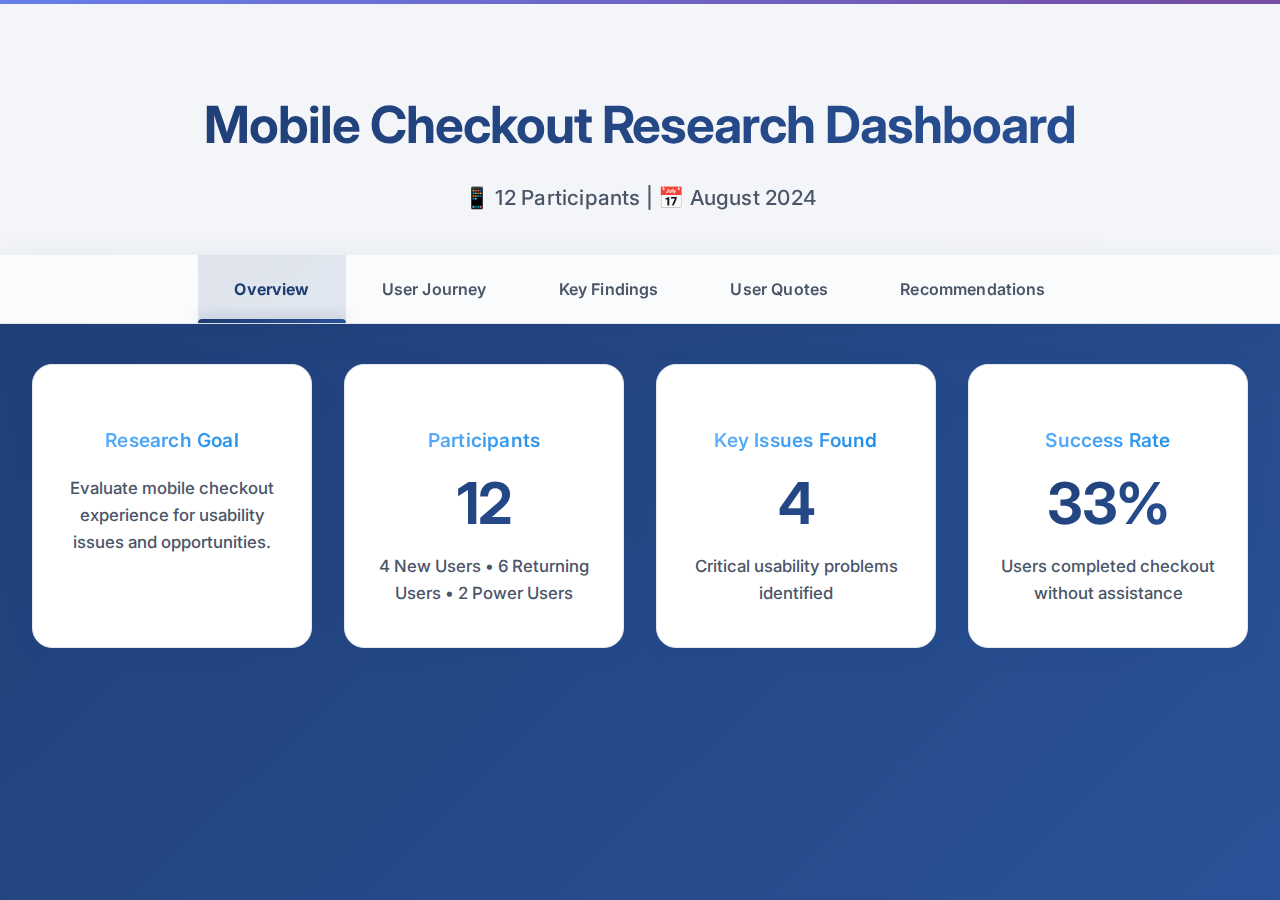
<file: clean-starter-template/index.html>
<!DOCTYPE html>
<html lang="en">
<head>
    <meta charset="UTF-8">
    <meta name="viewport" content="width=device-width, initial-scale=1.0">
    <title>Mobile Checkout Research Dashboard</title>
    <link rel="stylesheet" href="styles.css">
</head>
<body>
    <header>
        <h1>Mobile Checkout Research Dashboard</h1>
        <p>📱 12 Participants | 📅 August 2024</p>
    </header>

    <nav class="tab-navigation">
        <button class="tab-btn active" onclick="showTab('overview')">Overview</button>
        <button class="tab-btn" onclick="showTab('journey')">User Journey</button>
        <button class="tab-btn" onclick="showTab('findings')">Key Findings</button>
        <button class="tab-btn" onclick="showTab('quotes')">User Quotes</button>
        <button class="tab-btn" onclick="showTab('recommendations')">Recommendations</button>
    </nav>

    <main>
        <!-- Overview Tab -->
        <section id="overview" class="tab-content active">
            <div class="overview-grid">
                <div class="stat-card">
                    <h3>Research Goal</h3>
                    <p>Evaluate mobile checkout experience for usability issues and opportunities.</p>
                </div>
                <div class="stat-card">
                    <h3>Participants</h3>
                    <div class="stat-number">12</div>
                    <p>4 New Users • 6 Returning Users • 2 Power Users</p>
                </div>
                <div class="stat-card">
                    <h3>Key Issues Found</h3>
                    <div class="stat-number">4</div>
                    <p>Critical usability problems identified</p>
                </div>
                <div class="stat-card">
                    <h3>Success Rate</h3>
                    <div class="stat-number">33%</div>
                    <p>Users completed checkout without assistance</p>
                </div>
            </div>
        </section>

        <!-- User Journey Tab -->
        <section id="journey" class="tab-content">
            <div class="journey-container">
                <h2>Mobile Checkout Journey</h2>
                <div class="journey-steps">
                    <div class="step success-step">
                        <div class="step-number">1</div>
                        <div class="step-content">
                            <h4>Cart Review</h4>
                            <p class="success-rate">✅ 92% Success Rate</p>
                            <p>Users easily navigate to checkout from cart</p>
                            <div class="step-tooltip">
                                <div class="tooltip-content">
                                    <strong>What worked well:</strong><br>
                                    • Clear "Checkout" button placement<br>
                                    • Intuitive cart summary layout<br>
                                    • Quick item quantity adjustments
                                </div>
                            </div>
                        </div>
                    </div>
                    <div class="step error-step clickable-pain-point" data-pain-point="payment">
                        <div class="step-number">2</div>
                        <div class="step-content">
                            <h4>Payment Selection <span class="clickable-indicator">💡</span></h4>
                            <p class="error-rate">❌ 67% Error Rate</p>
                            <p>Major confusion with payment method options</p>
                            <div class="step-tooltip">
                                <div class="tooltip-content">
                                    <strong>Click for detailed analysis</strong><br>
                                    8 out of 12 users struggled with payment selection
                                </div>
                            </div>
                        </div>
                    </div>
                    <div class="step error-step clickable-pain-point" data-pain-point="review">
                        <div class="step-number">3</div>
                        <div class="step-content">
                            <h4>Order Review <span class="clickable-indicator">💡</span></h4>
                            <p class="error-rate">❌ 83% Error Rate</p>
                            <p>Users want visual confirmation of items</p>
                            <div class="step-tooltip">
                                <div class="tooltip-content">
                                    <strong>Click for detailed analysis</strong><br>
                                    10 out of 12 users wanted visual confirmation
                                </div>
                            </div>
                        </div>
                    </div>
                    <div class="step error-step clickable-pain-point" data-pain-point="address">
                        <div class="step-number">4</div>
                        <div class="step-content">
                            <h4>Address Management <span class="clickable-indicator">💡</span></h4>
                            <p class="error-rate">❌ 42% Error Rate</p>
                            <p>Difficulty finding address edit options</p>
                            <div class="step-tooltip">
                                <div class="tooltip-content">
                                    <strong>Click for detailed analysis</strong><br>
                                    5 out of 12 users couldn't find address options
                                </div>
                            </div>
                        </div>
                    </div>
                    <div class="step error-step clickable-pain-point" data-pain-point="confirmation">
                        <div class="step-number">5</div>
                        <div class="step-content">
                            <h4>Order Confirmation <span class="clickable-indicator">💡</span></h4>
                            <p class="error-rate">❌ 58% Error Rate</p>
                            <p>Unclear loading states and feedback</p>
                            <div class="step-tooltip">
                                <div class="tooltip-content">
                                    <strong>Click for detailed analysis</strong><br>
                                    7 out of 12 users experienced uncertainty
                                </div>
                            </div>
                        </div>
                    </div>
                </div>
            </div>
        </section>

        <!-- Key Findings Tab -->
        <section id="findings" class="tab-content">
            <h2>Key Findings</h2>
            <div class="findings-grid">
                <div class="finding-card critical">
                    <div class="finding-header">
                        <h3>Payment Method Selection Confusion</h3>
                        <span class="severity">Critical</span>
                    </div>
                    <div class="finding-stats">
                        <span class="stat">8 out of 12 users struggled</span>
                        <span class="percentage">67%</span>
                    </div>
                    <p>Users couldn't distinguish between saved and new payment methods</p>
                </div>
                <div class="finding-card high">
                    <div class="finding-header">
                        <h3>Order Review Lacks Visual Context</h3>
                        <span class="severity">High</span>
                    </div>
                    <div class="finding-stats">
                        <span class="stat">10 out of 12 users wanted confirmation</span>
                        <span class="percentage">83%</span>
                    </div>
                    <p>Text-only order summary made users uncertain about purchases</p>
                </div>
                <div class="finding-card medium">
                    <div class="finding-header">
                        <h3>Hidden Shipping Address Edit</h3>
                        <span class="severity">Medium</span>
                    </div>
                    <div class="finding-stats">
                        <span class="stat">5 out of 12 users couldn't find options</span>
                        <span class="percentage">42%</span>
                    </div>
                    <p>Address editing functionality not discoverable enough</p>
                </div>
                <div class="finding-card high">
                    <div class="finding-header">
                        <h3>Unclear Order Confirmation</h3>
                        <span class="severity">High</span>
                    </div>
                    <div class="finding-stats">
                        <span class="stat">7 out of 12 users uncertain</span>
                        <span class="percentage">58%</span>
                    </div>
                    <p>Loading states and success feedback need improvement</p>
                </div>
            </div>
        </section>

        <!-- User Quotes Tab -->
        <section id="quotes" class="tab-content">
            <div class="quotes-header">
                <h2>User Quotes</h2>
                <div class="filter-buttons">
                    <button class="filter-btn active" onclick="filterQuotes('all')">All Users</button>
                    <button class="filter-btn" onclick="filterQuotes('new')">New Users</button>
                    <button class="filter-btn" onclick="filterQuotes('returning')">Returning Users</button>
                    <button class="filter-btn" onclick="filterQuotes('power')">Power Users</button>
                </div>
            </div>
            <div class="quotes-container">
                <div class="quote-card" data-user-type="new">
                    <blockquote>"I couldn't figure out if my card was already saved or if I needed to enter it again. The buttons looked the same."</blockquote>
                    <div class="quote-attribution">
                        <span class="participant">P01</span>
                        <span class="user-type new-user">New User</span>
                    </div>
                </div>
                <div class="quote-card" data-user-type="returning">
                    <blockquote>"I moved last month but couldn't find where to change my address. I almost gave up and didn't buy anything."</blockquote>
                    <div class="quote-attribution">
                        <span class="participant">P02</span>
                        <span class="user-type returning-user">Returning User</span>
                    </div>
                </div>
                <div class="quote-card" data-user-type="new">
                    <blockquote>"Wait, what am I actually buying? I can see the price but where are the product images?"</blockquote>
                    <div class="quote-attribution">
                        <span class="participant">P03</span>
                        <span class="user-type new-user">New User</span>
                    </div>
                </div>
                <div class="quote-card" data-user-type="power">
                    <blockquote>"I pressed 'Complete Order' but nothing happened for like 10 seconds. Did it work? Should I press it again?"</blockquote>
                    <div class="quote-attribution">
                        <span class="participant">P04</span>
                        <span class="user-type power-user">Power User</span>
                    </div>
                </div>
                <div class="quote-card" data-user-type="new">
                    <blockquote>"There were like 4 different payment buttons and I wasn't sure which one to use. Very confusing."</blockquote>
                    <div class="quote-attribution">
                        <span class="participant">P05</span>
                        <span class="user-type new-user">New User</span>
                    </div>
                </div>
                <div class="quote-card" data-user-type="returning">
                    <blockquote>"I wanted to double-check what I was ordering but the summary was just text. Show me pictures!"</blockquote>
                    <div class="quote-attribution">
                        <span class="participant">P06</span>
                        <span class="user-type returning-user">Returning User</span>
                    </div>
                </div>
            </div>
        </section>

        <!-- Recommendations Tab -->
        <section id="recommendations" class="tab-content">
            <h2>Recommendations</h2>
            <div class="recommendations-container">
                <div class="recommendation-card priority-high">
                    <div class="recommendation-header">
                        <h3>1. Redesign Payment Method Selection</h3>
                        <span class="priority">High Priority</span>
                    </div>
                    <p>Create clear visual distinction between payment options with better labeling and iconography</p>
                    <div class="implementation">
                        <strong>Implementation:</strong>
                        <ul>
                            <li>Add distinct icons for saved vs new payment methods</li>
                            <li>Use different button styles and colors</li>
                            <li>Include clear labels like "Use saved card" vs "Add new card"</li>
                        </ul>
                    </div>
                </div>
                <div class="recommendation-card priority-high">
                    <div class="recommendation-header">
                        <h3>2. Add Visual Order Review</h3>
                        <span class="priority">High Priority</span>
                    </div>
                    <p>Include product thumbnails and descriptions in final summary to increase user confidence</p>
                    <div class="implementation">
                        <strong>Implementation:</strong>
                        <ul>
                            <li>Display product images in order summary</li>
                            <li>Show key product details (size, color, quantity)</li>
                            <li>Add ability to quick-edit quantities from review screen</li>
                        </ul>
                    </div>
                </div>
                <div class="recommendation-card priority-medium">
                    <div class="recommendation-header">
                        <h3>3. Implement Loading States</h3>
                        <span class="priority">Medium Priority</span>
                    </div>
                    <p>Show clear progress indicators during order processing to reduce user anxiety</p>
                    <div class="implementation">
                        <strong>Implementation:</strong>
                        <ul>
                            <li>Add spinner and "Processing order..." text</li>
                            <li>Disable submit button after first click</li>
                            <li>Show clear success confirmation with order number</li>
                        </ul>
                    </div>
                </div>
                <div class="recommendation-card priority-medium">
                    <div class="recommendation-header">
                        <h3>4. Improve Address Management</h3>
                        <span class="priority">Medium Priority</span>
                    </div>
                    <p>Make shipping address editing more discoverable and accessible</p>
                    <div class="implementation">
                        <strong>Implementation:</strong>
                        <ul>
                            <li>Add "Edit" link next to current shipping address</li>
                            <li>Use progressive disclosure for address forms</li>
                            <li>Provide address validation and suggestions</li>
                        </ul>
                    </div>
                </div>
            </div>
        </section>
    </main>

    <!-- Pain Point Modal -->
    <div id="painPointModal" class="modal">
        <div class="modal-content">
            <div class="modal-header">
                <h3 id="modalTitle">Pain Point Analysis</h3>
                <span class="close-btn" onclick="closeModal()">&times;</span>
            </div>
            <div class="modal-body">
                <div id="modalContent">
                    <!-- Dynamic content will be inserted here -->
                </div>
            </div>
        </div>
    </div>

    <script>
        // Enhanced tab switching with smooth transitions
        function showTab(tabName) {
            // Hide all tab contents with fade out
            const tabContents = document.querySelectorAll('.tab-content');
            tabContents.forEach(content => {
                if (content.classList.contains('active')) {
                    content.classList.add('fade-out');
                    setTimeout(() => {
                        content.classList.remove('active', 'fade-out');
                    }, 200);
                }
            });

            // Remove active class from all tab buttons
            const tabButtons = document.querySelectorAll('.tab-btn');
            tabButtons.forEach(btn => {
                btn.classList.remove('active');
            });

            // Show selected tab content with fade in
            setTimeout(() => {
                document.getElementById(tabName).classList.add('active', 'fade-in');
                setTimeout(() => {
                    document.getElementById(tabName).classList.remove('fade-in');
                }, 500);
            }, 200);

            // Add active class to clicked tab button
            event.target.classList.add('active');
        }

        // Enhanced quote filtering with smooth animations
        function filterQuotes(userType) {
            const quotes = document.querySelectorAll('.quote-card');
            const filterButtons = document.querySelectorAll('.filter-btn');

            // Update active filter button
            filterButtons.forEach(btn => btn.classList.remove('active'));
            event.target.classList.add('active');

            // Animate quotes out first
            quotes.forEach((quote, index) => {
                quote.classList.add('filtering-out');
                setTimeout(() => {
                    if (userType === 'all' || quote.dataset.userType === userType) {
                        quote.style.display = 'block';
                        quote.classList.remove('filtering-out');
                        quote.classList.add('filtering-in');
                        setTimeout(() => {
                            quote.classList.remove('filtering-in');
                        }, 400 + (index * 50)); // Staggered animation
                    } else {
                        quote.style.display = 'none';
                        quote.classList.remove('filtering-out');
                    }
                }, 150);
            });
        }

        // Pain point modal functionality
        const painPointData = {
            payment: {
                title: "Payment Method Selection Confusion",
                severity: "Critical",
                impact: "67% Error Rate (8/12 users)",
                description: "Users struggled to distinguish between saved and new payment methods, leading to confusion and checkout abandonment.",
                keyIssues: [
                    "Identical visual styling between 'Use saved card' and 'Add new card' buttons",
                    "Unclear indication of which payment methods are already saved",
                    "Missing visual hierarchy in payment option presentation",
                    "No clear feedback when payment method is successfully selected"
                ],
                userQuotes: [
                    "I couldn't figure out if my card was already saved or if I needed to enter it again. The buttons looked the same.",
                    "There were like 4 different payment buttons and I wasn't sure which one to use. Very confusing."
                ],
                solutions: [
                    "Add distinct icons and colors for saved vs. new payment methods",
                    "Include clear labels like 'Use saved card ending in ****' vs 'Add new payment method'",
                    "Implement visual feedback when payment method is selected",
                    "Create better visual hierarchy with card-based layouts"
                ]
            },
            review: {
                title: "Order Review Lacks Visual Context",
                severity: "High",
                impact: "83% Error Rate (10/12 users)",
                description: "Users wanted visual confirmation of their items before completing purchase, but only text-based summaries were provided.",
                keyIssues: [
                    "No product images in final order review",
                    "Text-only item descriptions lack clarity",
                    "Missing key product details (size, color, quantity)",
                    "No way to quickly modify order from review screen"
                ],
                userQuotes: [
                    "Wait, what am I actually buying? I can see the price but where are the product images?",
                    "I wanted to double-check what I was ordering but the summary was just text. Show me pictures!"
                ],
                solutions: [
                    "Add product thumbnails to order review section",
                    "Include key product attributes in visual format",
                    "Enable quick quantity edits from review screen",
                    "Show total savings and discounts visually"
                ]
            },
            address: {
                title: "Hidden Shipping Address Edit",
                severity: "Medium",
                impact: "42% Error Rate (5/12 users)",
                description: "Users who needed to update their shipping address couldn't easily find the edit functionality.",
                keyIssues: [
                    "Address edit button not prominently displayed",
                    "Edit functionality hidden in dropdown menus",
                    "No clear indication that address can be changed",
                    "Complex multi-step address editing process"
                ],
                userQuotes: [
                    "I moved last month but couldn't find where to change my address. I almost gave up and didn't buy anything."
                ],
                solutions: [
                    "Add prominent 'Edit' link next to shipping address",
                    "Use inline editing for address changes",
                    "Provide address validation and auto-suggestions",
                    "Show multiple saved addresses if available"
                ]
            },
            confirmation: {
                title: "Unclear Order Confirmation",
                severity: "High",
                impact: "58% Error Rate (7/12 users)",
                description: "Users experienced anxiety and uncertainty during order processing due to poor loading states and feedback.",
                keyIssues: [
                    "No loading indicators during order processing",
                    "Submit button remains clickable after first press",
                    "Unclear success confirmation messaging",
                    "Long processing times without status updates"
                ],
                userQuotes: [
                    "I pressed 'Complete Order' but nothing happened for like 10 seconds. Did it work? Should I press it again?"
                ],
                solutions: [
                    "Add clear loading spinner with 'Processing order...' text",
                    "Disable submit button after first click to prevent double-submission",
                    "Show step-by-step progress indicators",
                    "Display clear success confirmation with order number"
                ]
            }
        };

        function openPainPointModal(painPointType) {
            const modal = document.getElementById('painPointModal');
            const modalTitle = document.getElementById('modalTitle');
            const modalContent = document.getElementById('modalContent');
            const data = painPointData[painPointType];

            modalTitle.textContent = data.title;
            
            modalContent.innerHTML = `
                <div class="pain-point-detail">
                    <div class="severity-badge severity-${data.severity.toLowerCase()}">${data.severity} Priority</div>
                    <div class="impact-stat">${data.impact}</div>
                    <p class="description">${data.description}</p>
                    
                    <div class="detail-section">
                        <h4>Key Issues Identified</h4>
                        <ul class="issues-list">
                            ${data.keyIssues.map(issue => `<li>${issue}</li>`).join('')}
                        </ul>
                    </div>
                    
                    <div class="detail-section">
                        <h4>User Feedback</h4>
                        <div class="user-quotes">
                            ${data.userQuotes.map(quote => `<blockquote>"${quote}"</blockquote>`).join('')}
                        </div>
                    </div>
                    
                    <div class="detail-section solutions">
                        <h4>Recommended Solutions</h4>
                        <ul class="solutions-list">
                            ${data.solutions.map(solution => `<li>${solution}</li>`).join('')}
                        </ul>
                    </div>
                </div>
            `;

            modal.classList.add('show');
            document.body.classList.add('modal-open');
        }

        function closeModal() {
            const modal = document.getElementById('painPointModal');
            modal.classList.remove('show');
            document.body.classList.remove('modal-open');
        }

        // Add click event listeners to pain points
        document.addEventListener('DOMContentLoaded', function() {
            const painPoints = document.querySelectorAll('.clickable-pain-point');
            painPoints.forEach(painPoint => {
                painPoint.addEventListener('click', function() {
                    const painPointType = this.dataset.painPoint;
                    openPainPointModal(painPointType);
                });
            });

            // Close modal when clicking outside
            document.getElementById('painPointModal').addEventListener('click', function(e) {
                if (e.target === this) {
                    closeModal();
                }
            });
        });
    </script>
</body>
</html>
</file>
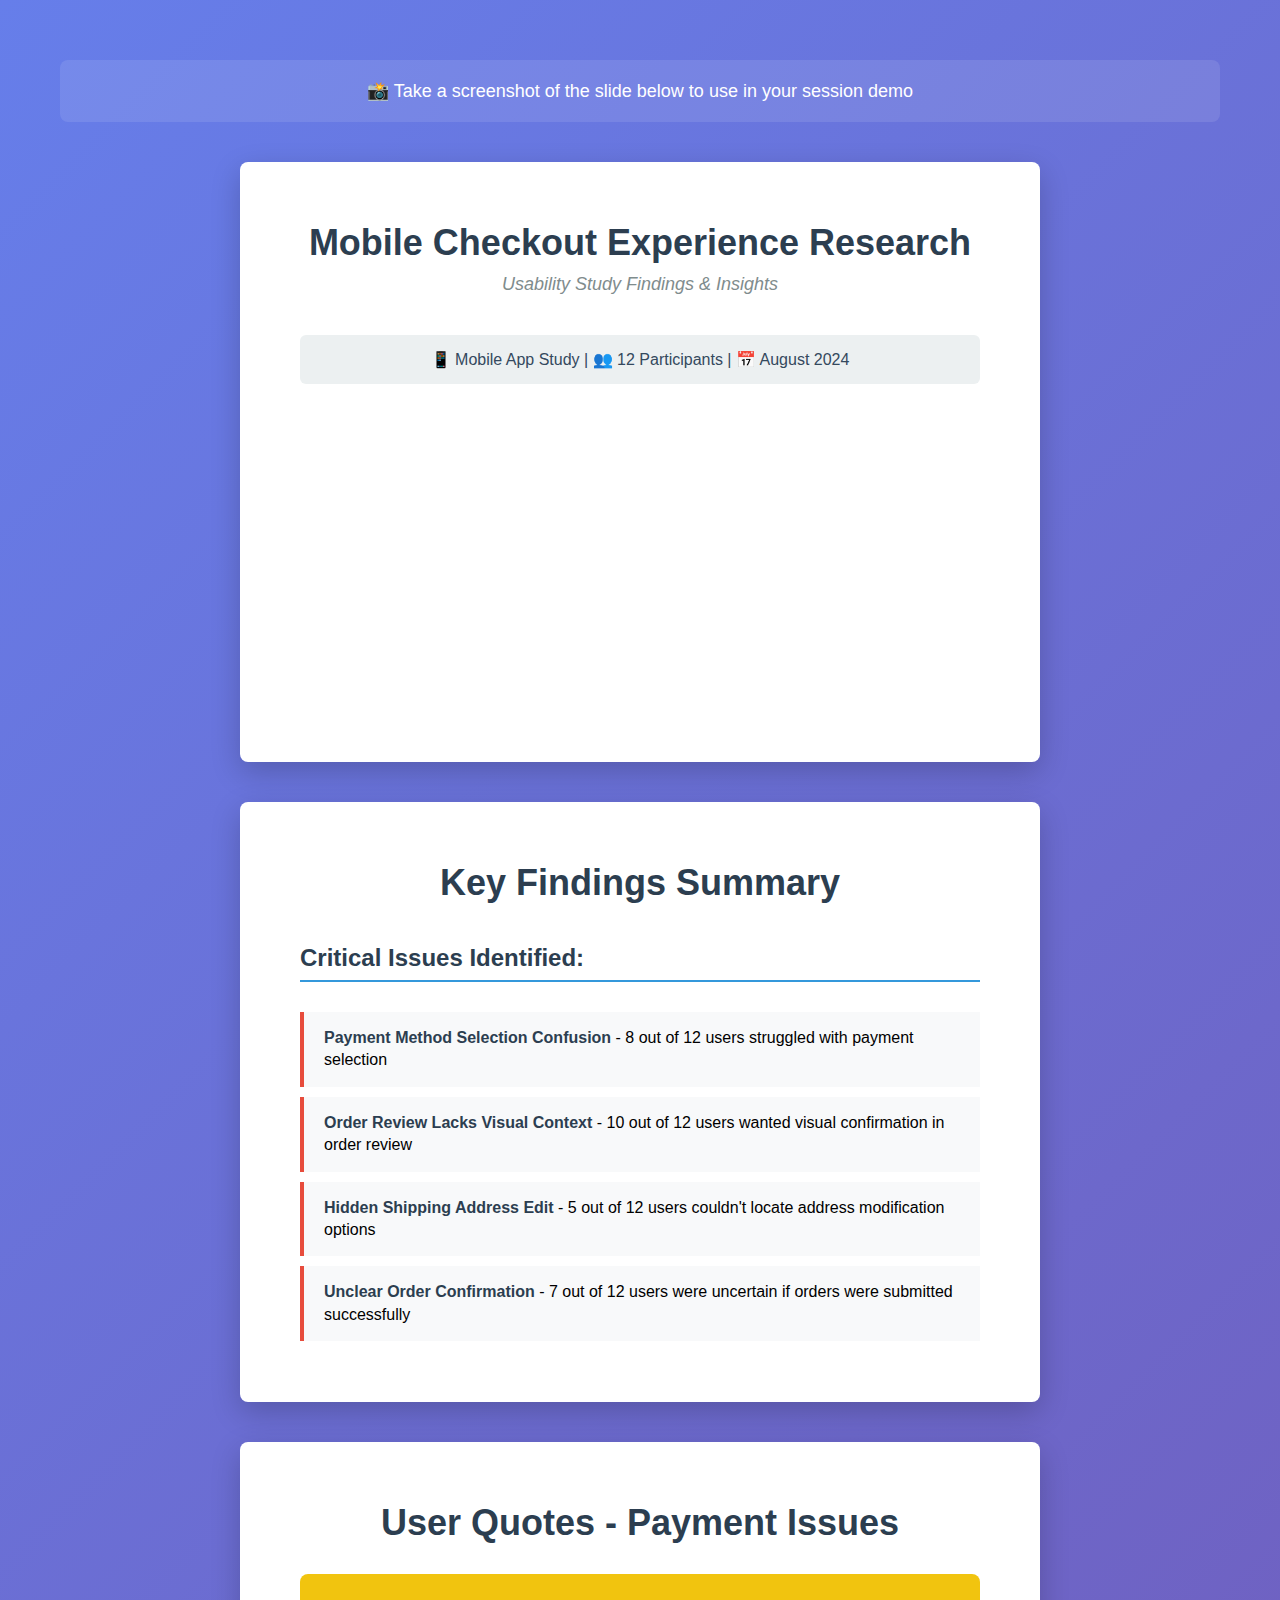
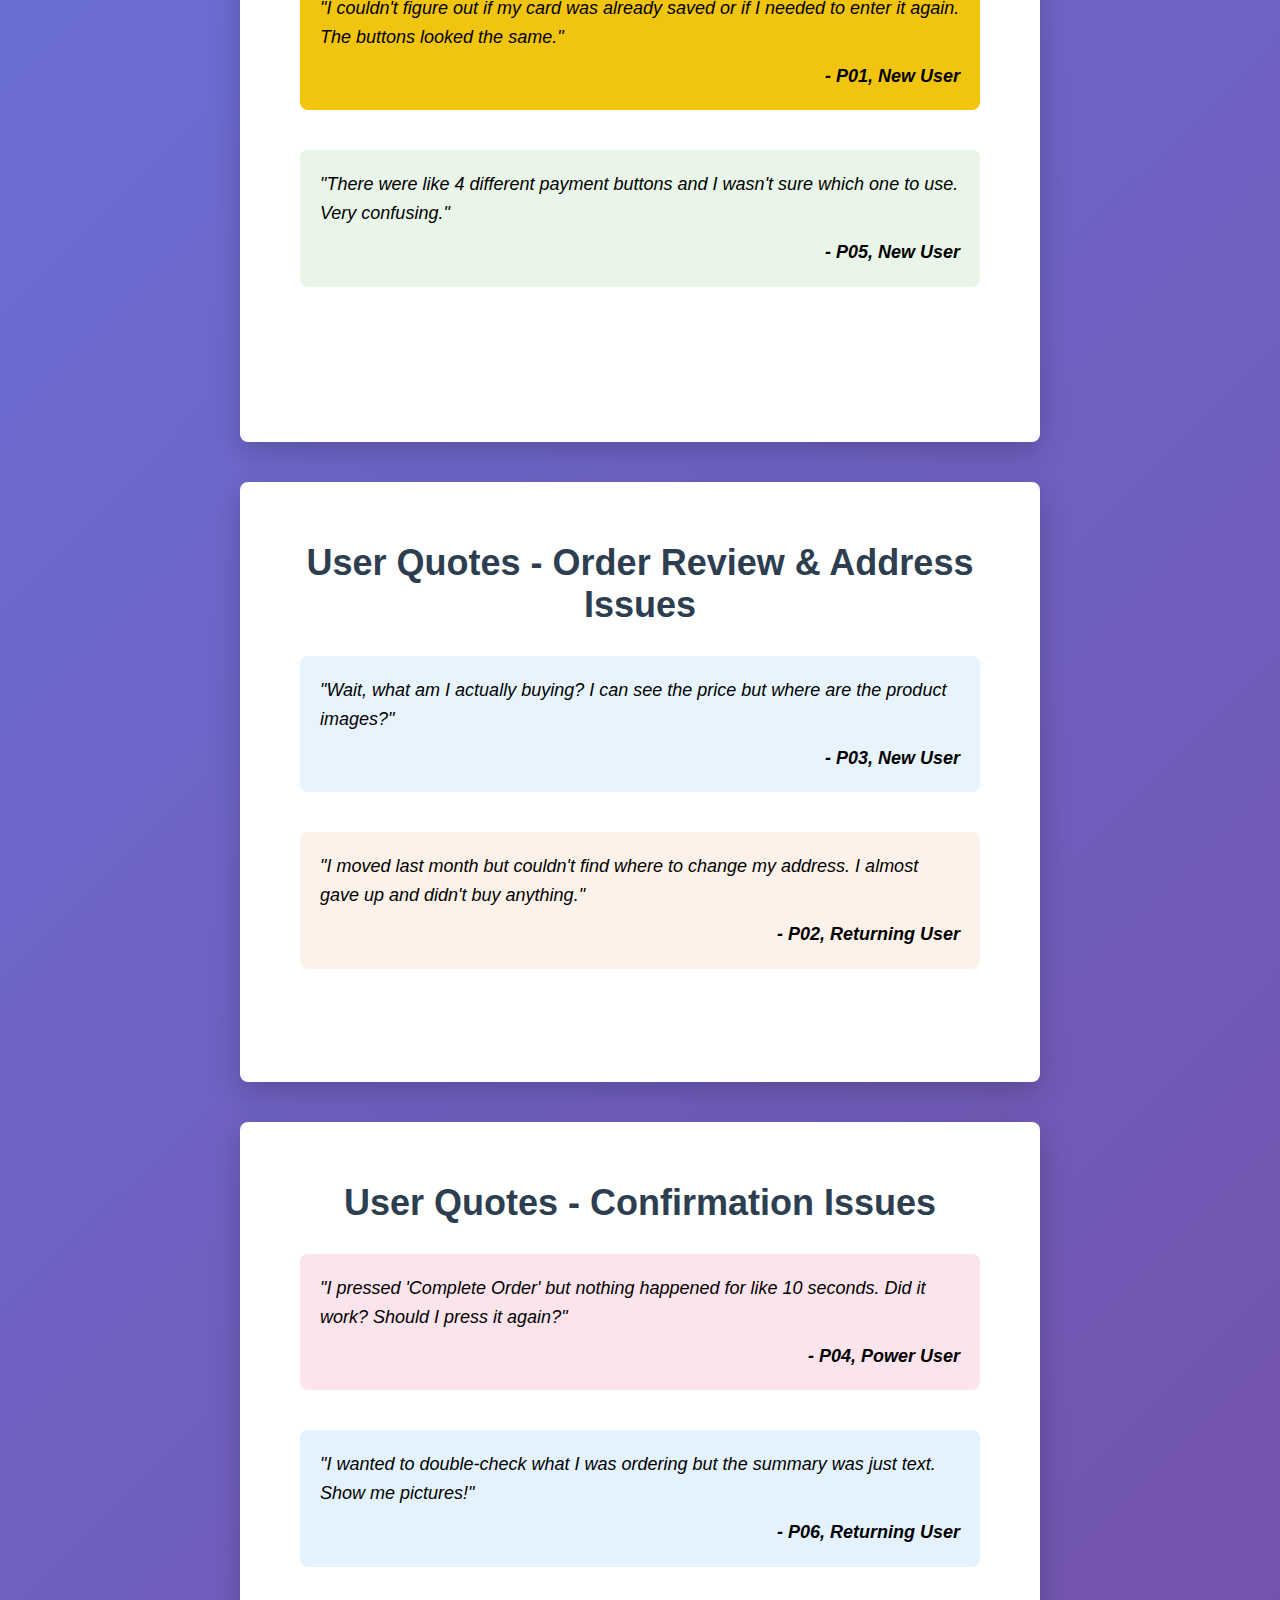
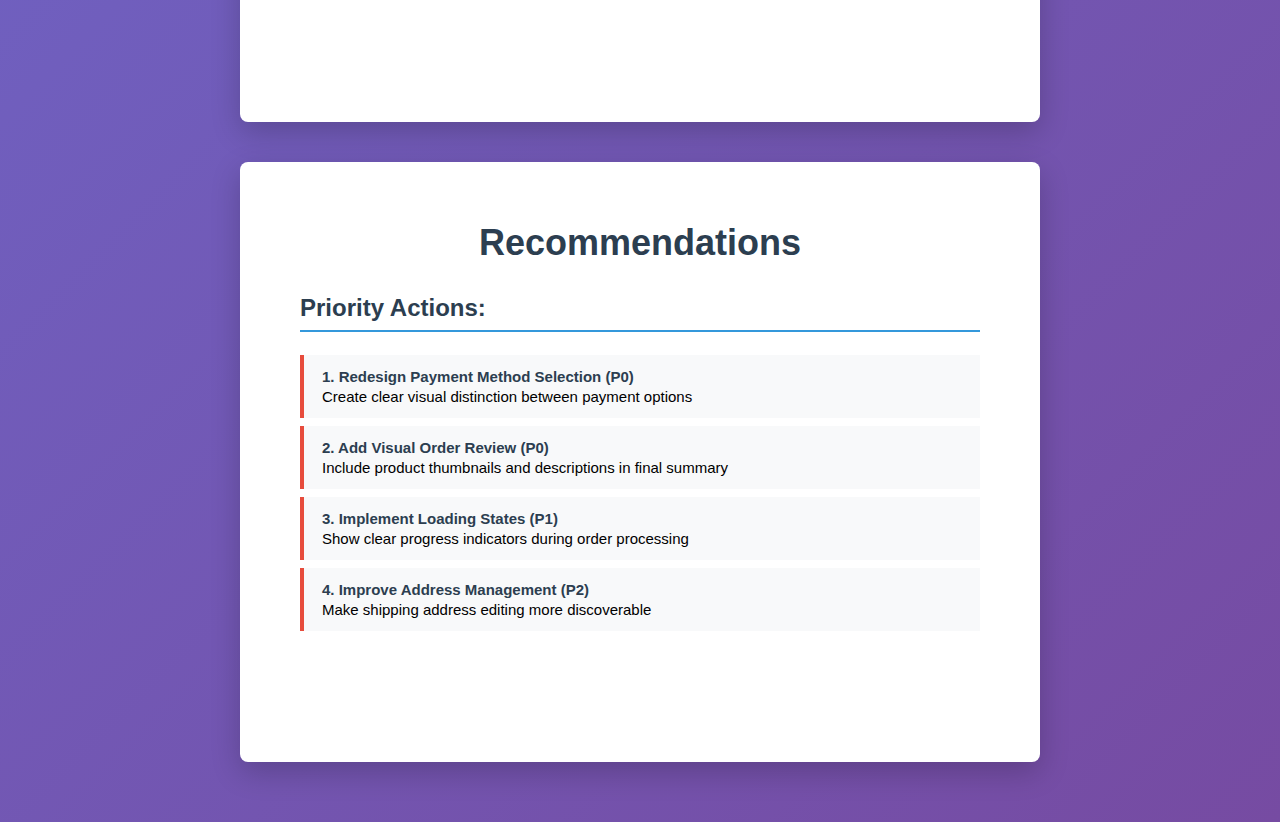
<file: clean-starter-template/sample-slides-visual.html>
<!DOCTYPE html>
<html lang="en">
<head>
    <meta charset="UTF-8">
    <meta name="viewport" content="width=device-width, initial-scale=1.0">
    <title>Create Slide Image</title>
    <style>
        body {
            font-family: 'Segoe UI', Tahoma, Geneva, Verdana, sans-serif;
            margin: 0;
            padding: 40px;
            background: linear-gradient(135deg, #667eea 0%, #764ba2 100%);
            min-height: 100vh;
            display: flex;
            flex-direction: column;
        }
        
        .slide {
            background: white;
            width: 800px;
            height: 600px;
            margin: 20px auto;
            padding: 60px;
            box-shadow: 0 10px 30px rgba(0,0,0,0.2);
            border-radius: 8px;
            display: flex;
            flex-direction: column;
            box-sizing: border-box;
        }
        
        .slide h1 {
            color: #2c3e50;
            font-size: 36px;
            font-weight: 600;
            margin: 0 0 10px 0;
            text-align: center;
        }
        
        .slide .subtitle {
            color: #7f8c8d;
            font-size: 18px;
            font-style: italic;
            text-align: center;
            margin-bottom: 40px;
        }
        
        .slide .meta {
            color: #34495e;
            font-size: 16px;
            text-align: center;
            margin-bottom: 50px;
            background: #ecf0f1;
            padding: 15px;
            border-radius: 6px;
        }
        
        .slide h2 {
            color: #2c3e50;
            font-size: 24px;
            font-weight: 600;
            margin: 30px 0 20px 0;
            border-bottom: 2px solid #3498db;
            padding-bottom: 8px;
        }
        
        .slide ul {
            list-style: none;
            padding: 0;
            margin: 0;
        }
        
        .slide li {
            background: #f8f9fa;
            padding: 15px 20px;
            margin: 10px 0;
            border-left: 4px solid #e74c3c;
            font-size: 16px;
            line-height: 1.4;
        }
        
        .slide li strong {
            color: #2c3e50;
        }

        /* Compact styling for recommendations slide */
        .slide.recommendations h2 {
            margin: 20px 0 15px 0;
        }

        .slide.recommendations li {
            padding: 12px 18px;
            margin: 8px 0;
            font-size: 15px;
            line-height: 1.3;
        }
        
        .instruction {
            text-align: center;
            color: white;
            font-size: 18px;
            margin: 20px;
            background: rgba(255,255,255,0.1);
            padding: 20px;
            border-radius: 8px;
        }
    </style>
</head>
<body>
    <div class="instruction">
        📸 Take a screenshot of the slide below to use in your session demo
    </div>

    <!-- Slide 1: Title Slide -->
    <div class="slide">
        <h1>Mobile Checkout Experience Research</h1>
        <div class="subtitle">Usability Study Findings & Insights</div>
        <div class="meta">📱 Mobile App Study | 👥 12 Participants | 📅 August 2024</div>
    </div>

    <!-- Slide 3: Key Findings -->
    <div class="slide">
        <h1>Key Findings Summary</h1>
        <h2>Critical Issues Identified:</h2>
        <ul>
            <li><strong>Payment Method Selection Confusion</strong> - 8 out of 12 users struggled with payment selection</li>
            <li><strong>Order Review Lacks Visual Context</strong> - 10 out of 12 users wanted visual confirmation in order review</li>
            <li><strong>Hidden Shipping Address Edit</strong> - 5 out of 12 users couldn't locate address modification options</li>
            <li><strong>Unclear Order Confirmation</strong> - 7 out of 12 users were uncertain if orders were submitted successfully</li>
        </ul>
    </div>

    <!-- Slide 4: User Quotes - Payment Issues -->
    <div class="slide">
        <h1>User Quotes - Payment Issues</h1>
        <div style="background: #f1c40f; padding: 20px; border-radius: 8px; margin: 20px 0; font-style: italic; font-size: 18px; line-height: 1.6;">
            "I couldn't figure out if my card was already saved or if I needed to enter it again. The buttons looked the same."
            <div style="text-align: right; margin-top: 10px; font-weight: bold;">- P01, New User</div>
        </div>
        <div style="background: #e8f5e8; padding: 20px; border-radius: 8px; margin: 20px 0; font-style: italic; font-size: 18px; line-height: 1.6;">
            "There were like 4 different payment buttons and I wasn't sure which one to use. Very confusing."
            <div style="text-align: right; margin-top: 10px; font-weight: bold;">- P05, New User</div>
        </div>
    </div>

    <!-- Slide 5: User Quotes - Order Review & Address Issues -->
    <div class="slide">
        <h1>User Quotes - Order Review & Address Issues</h1>
        <div style="background: #e8f4fd; padding: 20px; border-radius: 8px; margin: 20px 0; font-style: italic; font-size: 18px; line-height: 1.6;">
            "Wait, what am I actually buying? I can see the price but where are the product images?"
            <div style="text-align: right; margin-top: 10px; font-weight: bold;">- P03, New User</div>
        </div>
        <div style="background: #fdf2e9; padding: 20px; border-radius: 8px; margin: 20px 0; font-style: italic; font-size: 18px; line-height: 1.6;">
            "I moved last month but couldn't find where to change my address. I almost gave up and didn't buy anything."
            <div style="text-align: right; margin-top: 10px; font-weight: bold;">- P02, Returning User</div>
        </div>
    </div>

    <!-- Slide 6: User Quotes - Confirmation Issues -->
    <div class="slide">
        <h1>User Quotes - Confirmation Issues</h1>
        <div style="background: #fce4ec; padding: 20px; border-radius: 8px; margin: 20px 0; font-style: italic; font-size: 18px; line-height: 1.6;">
            "I pressed 'Complete Order' but nothing happened for like 10 seconds. Did it work? Should I press it again?"
            <div style="text-align: right; margin-top: 10px; font-weight: bold;">- P04, Power User</div>
        </div>
        <div style="background: #e3f2fd; padding: 20px; border-radius: 8px; margin: 20px 0; font-style: italic; font-size: 18px; line-height: 1.6;">
            "I wanted to double-check what I was ordering but the summary was just text. Show me pictures!"
            <div style="text-align: right; margin-top: 10px; font-weight: bold;">- P06, Returning User</div>
        </div>
    </div>

    <!-- Slide 7: Recommendations -->
    <div class="slide recommendations">
        <h1>Recommendations</h1>
        <h2>Priority Actions:</h2>
        <ul>
            <li><strong>1. Redesign Payment Method Selection (P0)</strong><br>
                Create clear visual distinction between payment options</li>
            <li><strong>2. Add Visual Order Review (P0)</strong><br>
                Include product thumbnails and descriptions in final summary</li>
            <li><strong>3. Implement Loading States (P1)</strong><br>
                Show clear progress indicators during order processing</li>
            <li><strong>4. Improve Address Management (P2)</strong><br>
                Make shipping address editing more discoverable</li>
        </ul>
    </div>

</body>
</html>
</file>
<file: clean-starter-template/styles.css>
/* Executive Presentation Styles */
@import url('https://fonts.googleapis.com/css2?family=Inter:wght@300;400;500;600;700&display=swap');

:root {
    --primary-gradient: linear-gradient(135deg, #1e3c72 0%, #2a5298 100%);
    --secondary-gradient: linear-gradient(135deg, #667eea 0%, #764ba2 100%);
    --accent-gradient: linear-gradient(135deg, #ff6b6b 0%, #ee5a24 100%);
    --success-gradient: linear-gradient(135deg, #00b894 0%, #00a085 100%);
    --warning-gradient: linear-gradient(135deg, #fdcb6e 0%, #e17055 100%);
    --neutral-gradient: linear-gradient(135deg, #74b9ff 0%, #0984e3 100%);
    
    --primary-dark: #1e3c72;
    --primary-light: #2a5298;
    --text-primary: #2d3748;
    --text-secondary: #4a5568;
    --text-light: #718096;
    --surface-white: #ffffff;
    --surface-light: #f8fafc;
    --surface-border: #e2e8f0;
    --shadow-light: 0 4px 24px rgba(30, 60, 114, 0.08);
    --shadow-medium: 0 8px 32px rgba(30, 60, 114, 0.12);
    --shadow-heavy: 0 16px 48px rgba(30, 60, 114, 0.16);
}

* {
    box-sizing: border-box;
}

body {
    font-family: 'Inter', -apple-system, BlinkMacSystemFont, 'Segoe UI', Roboto, sans-serif;
    margin: 0;
    padding: 0;
    background: var(--primary-gradient);
    background-attachment: fixed;
    color: var(--text-primary);
    min-height: 100vh;
    line-height: 1.6;
    font-weight: 400;
}

header {
    text-align: center;
    padding: 50px 20px 40px;
    background: rgba(255, 255, 255, 0.95);
    backdrop-filter: blur(20px);
    border-bottom: 1px solid rgba(255, 255, 255, 0.2);
    box-shadow: var(--shadow-light);
    position: relative;
    margin-bottom: 0;
}

header::before {
    content: '';
    position: absolute;
    top: 0;
    left: 0;
    right: 0;
    height: 4px;
    background: var(--secondary-gradient);
}

h1 {
    background: var(--primary-gradient);
    -webkit-background-clip: text;
    -webkit-text-fill-color: transparent;
    background-clip: text;
    margin-bottom: 15px;
    font-size: 3.2em;
    font-weight: 700;
    letter-spacing: -0.02em;
    text-align: center;
}

header p {
    font-size: 1.3em;
    color: var(--text-secondary);
    font-weight: 500;
    margin: 0;
    letter-spacing: 0.01em;
}

/* Executive Tab Navigation */
.tab-navigation {
    display: flex;
    justify-content: center;
    background: rgba(255, 255, 255, 0.98);
    backdrop-filter: blur(24px);
    padding: 0;
    box-shadow: var(--shadow-medium);
    position: sticky;
    top: 0;
    z-index: 100;
    border-bottom: 1px solid var(--surface-border);
}

.tab-btn {
    background: none;
    border: none;
    padding: 24px 36px;
    cursor: pointer;
    font-size: 16px;
    font-weight: 600;
    color: var(--text-secondary);
    transition: all 0.4s cubic-bezier(0.4, 0, 0.2, 1);
    position: relative;
    min-width: 140px;
    letter-spacing: 0.01em;
    font-family: 'Inter', sans-serif;
}

.tab-btn:hover {
    background: linear-gradient(135deg, rgba(30, 60, 114, 0.08) 0%, rgba(42, 82, 152, 0.08) 100%);
    color: var(--primary-dark);
    transform: translateY(-1px);
}

.tab-btn.active {
    color: var(--primary-dark);
    background: linear-gradient(135deg, rgba(30, 60, 114, 0.12) 0%, rgba(42, 82, 152, 0.12) 100%);
    font-weight: 700;
}

.tab-btn.active::after {
    content: '';
    position: absolute;
    bottom: 0;
    left: 0;
    right: 0;
    height: 4px;
    background: var(--primary-gradient);
    border-radius: 4px 4px 0 0;
    box-shadow: 0 -2px 12px rgba(30, 60, 114, 0.3);
}

/* Executive Content Layout */
main {
    max-width: 1400px;
    margin: 0 auto;
    padding: 0 32px 60px;
}

/* Enhanced Tab Content Animations */
.tab-content {
    display: none;
    animation: fadeInUp 0.5s cubic-bezier(0.4, 0, 0.2, 1);
}

.tab-content.active {
    display: block;
}

.tab-content.fade-in {
    animation: fadeIn 0.5s ease-in;
}

.tab-content.fade-out {
    animation: fadeOut 0.2s ease-out;
}

@keyframes fadeInUp {
    from { 
        opacity: 0; 
        transform: translateY(24px);
    }
    to { 
        opacity: 1; 
        transform: translateY(0);
    }
}

@keyframes fadeIn {
    from { opacity: 0; }
    to { opacity: 1; }
}

@keyframes fadeOut {
    from { opacity: 1; }
    to { opacity: 0; }
}

@keyframes slideInStaggered {
    from {
        opacity: 0;
        transform: translateY(20px) scale(0.95);
    }
    to {
        opacity: 1;
        transform: translateY(0) scale(1);
    }
}

@keyframes slideOutStaggered {
    from {
        opacity: 1;
        transform: translateY(0) scale(1);
    }
    to {
        opacity: 0;
        transform: translateY(-20px) scale(0.95);
    }
}

@keyframes pulse {
    0%, 100% { transform: scale(1); }
    50% { transform: scale(1.05); }
}

@keyframes shake {
    0%, 100% { transform: translateX(0); }
    25% { transform: translateX(-2px); }
    75% { transform: translateX(2px); }
}

@keyframes glow {
    0%, 100% { box-shadow: var(--shadow-light); }
    50% { box-shadow: var(--shadow-heavy), 0 0 20px rgba(30, 60, 114, 0.3); }
}

@keyframes modalSlideIn {
    from {
        opacity: 0;
        transform: translateY(-50px) scale(0.9);
    }
    to {
        opacity: 1;
        transform: translateY(0) scale(1);
    }
}

@keyframes modalSlideOut {
    from {
        opacity: 1;
        transform: translateY(0) scale(1);
    }
    to {
        opacity: 0;
        transform: translateY(-50px) scale(0.9);
    }
}

/* Executive Overview Cards */
.overview-grid {
    display: grid;
    grid-template-columns: repeat(auto-fit, minmax(280px, 1fr));
    gap: 32px;
    margin-top: 40px;
}

.stat-card {
    background: var(--surface-white);
    padding: 40px 32px;
    border-radius: 20px;
    box-shadow: var(--shadow-light);
    text-align: center;
    transition: all 0.4s cubic-bezier(0.4, 0, 0.2, 1);
    border: 1px solid var(--surface-border);
    position: relative;
    overflow: hidden;
}

.stat-card::before {
    content: '';
    position: absolute;
    top: 0;
    left: 0;
    right: 0;
    height: 4px;
    background: var(--secondary-gradient);
    opacity: 0;
    transition: opacity 0.4s ease;
}

.stat-card:hover {
    transform: translateY(-8px);
    box-shadow: var(--shadow-heavy);
    border-color: rgba(30, 60, 114, 0.2);
}

.stat-card:hover::before {
    opacity: 1;
}

.stat-card h3 {
    background: var(--neutral-gradient);
    -webkit-background-clip: text;
    -webkit-text-fill-color: transparent;
    background-clip: text;
    margin-bottom: 20px;
    font-size: 1.2em;
    font-weight: 600;
    letter-spacing: 0.01em;
}

.stat-number {
    font-size: 3.6em;
    font-weight: 700;
    background: var(--primary-gradient);
    -webkit-background-clip: text;
    -webkit-text-fill-color: transparent;
    background-clip: text;
    margin: 20px 0;
    line-height: 1;
    letter-spacing: -0.02em;
}

.stat-card p {
    color: var(--text-secondary);
    font-weight: 500;
    margin: 0;
    font-size: 1.05em;
}

/* Executive User Journey */
.journey-container {
    background: var(--surface-white);
    padding: 48px 40px;
    border-radius: 24px;
    box-shadow: var(--shadow-light);
    margin-top: 40px;
    border: 1px solid var(--surface-border);
}

.journey-container h2 {
    background: var(--primary-gradient);
    -webkit-background-clip: text;
    -webkit-text-fill-color: transparent;
    background-clip: text;
    font-size: 2.2em;
    font-weight: 700;
    margin-bottom: 32px;
    text-align: center;
    letter-spacing: -0.01em;
}

.journey-steps {
    display: flex;
    flex-direction: column;
    gap: 28px;
    margin-top: 40px;
}

.step {
    display: flex;
    align-items: flex-start;
    gap: 24px;
    padding: 32px;
    border-radius: 16px;
    background: linear-gradient(135deg, var(--surface-light) 0%, rgba(248, 250, 252, 0.8) 100%);
    border: 1px solid var(--surface-border);
    transition: all 0.4s cubic-bezier(0.4, 0, 0.2, 1);
    position: relative;
    cursor: default;
}

.step.success-step {
    border-left: 4px solid #00b894;
}

.step.error-step {
    border-left: 4px solid #e17055;
}

.step:hover {
    transform: translateX(8px);
    box-shadow: var(--shadow-medium);
    background: linear-gradient(135deg, var(--surface-white) 0%, var(--surface-light) 100%);
}

.step.clickable-pain-point {
    cursor: pointer;
    transition: all 0.3s cubic-bezier(0.4, 0, 0.2, 1);
}

.step.clickable-pain-point:hover {
    transform: translateX(12px) scale(1.02);
    animation: glow 2s infinite;
    border-left-width: 6px;
}

.step.clickable-pain-point:active {
    animation: pulse 0.2s ease-in-out;
}

.clickable-indicator {
    display: inline-block;
    animation: pulse 2s infinite;
    margin-left: 8px;
    font-size: 0.9em;
}

.step-tooltip {
    position: absolute;
    top: -60px;
    left: 50%;
    transform: translateX(-50%);
    background: rgba(0, 0, 0, 0.9);
    color: white;
    padding: 12px 16px;
    border-radius: 8px;
    font-size: 0.85em;
    white-space: nowrap;
    opacity: 0;
    visibility: hidden;
    transition: all 0.3s ease;
    z-index: 1000;
    pointer-events: none;
}

.step-tooltip::after {
    content: '';
    position: absolute;
    top: 100%;
    left: 50%;
    transform: translateX(-50%);
    border: 5px solid transparent;
    border-top-color: rgba(0, 0, 0, 0.9);
}

.step:hover .step-tooltip {
    opacity: 1;
    visibility: visible;
    top: -70px;
}

.tooltip-content {
    line-height: 1.4;
}

.tooltip-content strong {
    display: block;
    margin-bottom: 4px;
}

.step-number {
    background: var(--primary-gradient);
    color: white;
    width: 56px;
    height: 56px;
    border-radius: 50%;
    display: flex;
    align-items: center;
    justify-content: center;
    font-weight: 700;
    font-size: 1.3em;
    flex-shrink: 0;
    box-shadow: var(--shadow-light);
}

.step-content {
    flex: 1;
}

.step-content h4 {
    margin: 0 0 12px 0;
    color: var(--text-primary);
    font-size: 1.4em;
    font-weight: 600;
    letter-spacing: -0.01em;
}

.step-content p {
    margin: 8px 0;
    color: var(--text-secondary);
    font-size: 1.05em;
}

.success-rate {
    background: var(--success-gradient);
    -webkit-background-clip: text;
    -webkit-text-fill-color: transparent;
    background-clip: text;
    font-weight: 700;
    font-size: 1.1em;
    margin: 8px 0;
}

.error-rate {
    background: var(--accent-gradient);
    -webkit-background-clip: text;
    -webkit-text-fill-color: transparent;
    background-clip: text;
    font-weight: 700;
    font-size: 1.1em;
    margin: 8px 0;
}

/* Executive Key Findings */
.findings-grid {
    display: grid;
    grid-template-columns: repeat(auto-fit, minmax(360px, 1fr));
    gap: 32px;
    margin-top: 40px;
}

.finding-card {
    background: var(--surface-white);
    padding: 32px;
    border-radius: 20px;
    box-shadow: var(--shadow-light);
    transition: all 0.4s cubic-bezier(0.4, 0, 0.2, 1);
    border-left: 6px solid;
    border-top: 1px solid var(--surface-border);
    border-right: 1px solid var(--surface-border);
    border-bottom: 1px solid var(--surface-border);
    position: relative;
    overflow: hidden;
}

.finding-card::before {
    content: '';
    position: absolute;
    top: 0;
    left: 6px;
    right: 0;
    height: 1px;
    opacity: 0;
    transition: opacity 0.4s ease;
}

.finding-card:hover {
    transform: translateY(-6px);
    box-shadow: var(--shadow-heavy);
}

.finding-card:hover::before {
    opacity: 1;
}

.finding-card.critical {
    border-left-color: #e53e3e;
}

.finding-card.critical::before {
    background: var(--accent-gradient);
}

.finding-card.high {
    border-left-color: #fd7e14;
}

.finding-card.high::before {
    background: var(--warning-gradient);
}

.finding-card.medium {
    border-left-color: #38b2ac;
}

.finding-card.medium::before {
    background: var(--success-gradient);
}

.finding-header {
    display: flex;
    justify-content: space-between;
    align-items: flex-start;
    margin-bottom: 20px;
    gap: 20px;
}

.finding-header h3 {
    margin: 0;
    color: var(--text-primary);
    font-size: 1.3em;
    font-weight: 600;
    line-height: 1.3;
    flex: 1;
    letter-spacing: -0.01em;
}

.severity {
    color: white;
    padding: 8px 16px;
    border-radius: 24px;
    font-size: 0.85em;
    font-weight: 700;
    flex-shrink: 0;
    text-transform: uppercase;
    letter-spacing: 0.05em;
    box-shadow: var(--shadow-light);
}

.finding-card.critical .severity {
    background: var(--accent-gradient);
}

.finding-card.high .severity {
    background: var(--warning-gradient);
}

.finding-card.medium .severity {
    background: var(--success-gradient);
}

.finding-stats {
    display: flex;
    justify-content: space-between;
    align-items: center;
    margin-bottom: 20px;
    background: linear-gradient(135deg, var(--surface-light) 0%, rgba(248, 250, 252, 0.5) 100%);
    padding: 16px 20px;
    border-radius: 12px;
    border: 1px solid rgba(30, 60, 114, 0.08);
}

.finding-stats .stat {
    color: var(--text-secondary);
    font-weight: 500;
    font-size: 1.05em;
}

.percentage {
    font-size: 2em;
    font-weight: 700;
    background: var(--primary-gradient);
    -webkit-background-clip: text;
    -webkit-text-fill-color: transparent;
    background-clip: text;
    letter-spacing: -0.02em;
}

.finding-card p {
    color: var(--text-secondary);
    font-size: 1.05em;
    line-height: 1.6;
    margin: 0;
}

/* Executive User Quotes */
.quotes-header {
    display: flex;
    justify-content: space-between;
    align-items: center;
    margin: 40px 0 32px;
    flex-wrap: wrap;
    gap: 24px;
}

.quotes-header h2 {
    background: linear-gradient(135deg, rgba(255, 255, 255, 0.95) 0%, rgba(255, 255, 255, 0.9) 100%);
    -webkit-background-clip: text;
    -webkit-text-fill-color: transparent;
    background-clip: text;
    margin: 0;
    font-size: 2.2em;
    font-weight: 700;
    text-shadow: 0 2px 12px rgba(30, 60, 114, 0.2);
    letter-spacing: -0.01em;
}

.filter-buttons {
    display: flex;
    gap: 12px;
    flex-wrap: wrap;
}

.filter-btn {
    background: rgba(255, 255, 255, 0.25);
    backdrop-filter: blur(12px);
    border: 2px solid rgba(255, 255, 255, 0.4);
    color: white;
    padding: 12px 24px;
    border-radius: 30px;
    cursor: pointer;
    transition: all 0.4s cubic-bezier(0.4, 0, 0.2, 1);
    font-weight: 600;
    font-size: 0.95em;
    letter-spacing: 0.01em;
    text-shadow: 0 1px 2px rgba(0, 0, 0, 0.1);
}

.filter-btn:hover {
    background: rgba(255, 255, 255, 0.35);
    border-color: rgba(255, 255, 255, 0.6);
    transform: translateY(-2px);
    box-shadow: 0 8px 24px rgba(30, 60, 114, 0.2);
}

.filter-btn.active {
    background: var(--surface-white);
    color: var(--primary-dark);
    border-color: var(--surface-white);
    box-shadow: var(--shadow-medium);
    text-shadow: none;
}

.quotes-container {
    display: grid;
    gap: 28px;
    grid-template-columns: repeat(auto-fit, minmax(400px, 1fr));
}

.quote-card {
    background: var(--surface-white);
    padding: 32px;
    border-radius: 20px;
    box-shadow: var(--shadow-light);
    transition: all 0.4s cubic-bezier(0.4, 0, 0.2, 1);
    border: 1px solid var(--surface-border);
    position: relative;
    overflow: hidden;
}

.quote-card.filtering-out {
    animation: slideOutStaggered 0.3s ease-out forwards;
}

.quote-card.filtering-in {
    animation: slideInStaggered 0.4s cubic-bezier(0.4, 0, 0.2, 1) forwards;
}

.quote-card::before {
    content: '"';
    position: absolute;
    top: 16px;
    left: 24px;
    font-size: 4em;
    color: rgba(30, 60, 114, 0.1);
    font-weight: 700;
    line-height: 1;
    font-family: Georgia, serif;
    transition: all 0.3s ease;
}

.quote-card:hover {
    transform: translateY(-6px);
    box-shadow: var(--shadow-heavy);
    border-color: rgba(30, 60, 114, 0.2);
}

.quote-card:hover::before {
    color: rgba(30, 60, 114, 0.2);
    transform: scale(1.1);
}

.quote-card blockquote {
    font-style: italic;
    border-left: 4px solid;
    border-image: var(--secondary-gradient) 1;
    padding-left: 24px;
    margin: 0 0 24px 0;
    font-size: 1.2em;
    line-height: 1.7;
    color: var(--text-primary);
    position: relative;
    z-index: 1;
    font-weight: 400;
}

.quote-attribution {
    display: flex;
    justify-content: space-between;
    align-items: center;
    padding-top: 20px;
    border-top: 1px solid var(--surface-border);
}

.participant {
    font-weight: 700;
    background: var(--neutral-gradient);
    -webkit-background-clip: text;
    -webkit-text-fill-color: transparent;
    background-clip: text;
    font-size: 1.1em;
    letter-spacing: 0.01em;
}

.user-type {
    padding: 8px 16px;
    border-radius: 20px;
    font-size: 0.9em;
    font-weight: 600;
    text-transform: uppercase;
    letter-spacing: 0.05em;
    box-shadow: var(--shadow-light);
}

.new-user {
    background: linear-gradient(135deg, #e3f2fd 0%, #bbdefb 100%);
    color: #1565c0;
    border: 1px solid #90caf9;
}

.returning-user {
    background: linear-gradient(135deg, #f3e5f5 0%, #e1bee7 100%);
    color: #6a1b9a;
    border: 1px solid #ce93d8;
}

.power-user {
    background: linear-gradient(135deg, #fff3e0 0%, #ffcc02 100%);
    color: #e65100;
    border: 1px solid #ffb74d;
}

/* Executive Recommendations */
.recommendations-container {
    display: flex;
    flex-direction: column;
    gap: 36px;
    margin-top: 40px;
}

.recommendation-card {
    background: var(--surface-white);
    padding: 40px;
    border-radius: 24px;
    box-shadow: var(--shadow-light);
    transition: all 0.4s cubic-bezier(0.4, 0, 0.2, 1);
    border-left: 6px solid;
    border-top: 1px solid var(--surface-border);
    border-right: 1px solid var(--surface-border);
    border-bottom: 1px solid var(--surface-border);
    position: relative;
    overflow: hidden;
}

.recommendation-card::before {
    content: '';
    position: absolute;
    top: 0;
    left: 6px;
    right: 0;
    height: 2px;
    opacity: 0;
    transition: opacity 0.4s ease;
}

.recommendation-card:hover {
    transform: translateY(-6px);
    box-shadow: var(--shadow-heavy);
}

.recommendation-card:hover::before {
    opacity: 1;
}

.priority-high {
    border-left-color: #e53e3e;
}

.priority-high::before {
    background: var(--accent-gradient);
}

.priority-medium {
    border-left-color: #38b2ac;
}

.priority-medium::before {
    background: var(--success-gradient);
}

.recommendation-header {
    display: flex;
    justify-content: space-between;
    align-items: flex-start;
    margin-bottom: 24px;
    gap: 24px;
}

.recommendation-header h3 {
    margin: 0;
    color: var(--text-primary);
    font-size: 1.5em;
    font-weight: 600;
    line-height: 1.3;
    flex: 1;
    letter-spacing: -0.01em;
}

.priority {
    color: white;
    padding: 10px 20px;
    border-radius: 30px;
    font-size: 0.85em;
    font-weight: 700;
    flex-shrink: 0;
    text-transform: uppercase;
    letter-spacing: 0.05em;
    box-shadow: var(--shadow-light);
}

.priority-high .priority {
    background: var(--accent-gradient);
}

.priority-medium .priority {
    background: var(--success-gradient);
}

.recommendation-card > p {
    color: var(--text-secondary);
    font-size: 1.1em;
    line-height: 1.7;
    margin: 0 0 28px 0;
    font-weight: 400;
}

.implementation {
    margin-top: 28px;
    padding: 28px;
    background: linear-gradient(135deg, var(--surface-light) 0%, rgba(248, 250, 252, 0.7) 100%);
    border-radius: 16px;
    border: 1px solid rgba(30, 60, 114, 0.08);
}

.implementation strong {
    background: var(--primary-gradient);
    -webkit-background-clip: text;
    -webkit-text-fill-color: transparent;
    background-clip: text;
    font-weight: 700;
    font-size: 1.1em;
    letter-spacing: 0.01em;
}

.implementation ul {
    margin: 16px 0 0 0;
    padding-left: 24px;
}

.implementation li {
    margin-bottom: 12px;
    line-height: 1.6;
    color: var(--text-secondary);
    font-size: 1.05em;
    font-weight: 400;
}

.implementation li::marker {
    color: var(--primary-dark);
}

/* Section Headers */
.tab-content h2 {
    background: var(--primary-gradient);
    -webkit-background-clip: text;
    -webkit-text-fill-color: transparent;
    background-clip: text;
    font-size: 2.4em;
    font-weight: 700;
    margin: 40px 0 32px;
    text-align: center;
    letter-spacing: -0.01em;
}

/* Executive Responsive Design */
@media (max-width: 1024px) {
    main {
        padding: 0 24px 60px;
    }
    
    .overview-grid {
        grid-template-columns: repeat(auto-fit, minmax(240px, 1fr));
        gap: 24px;
    }
    
    .findings-grid {
        grid-template-columns: repeat(auto-fit, minmax(320px, 1fr));
        gap: 24px;
    }
    
    .quotes-container {
        grid-template-columns: 1fr;
        gap: 24px;
    }
}

@media (max-width: 768px) {
    header {
        padding: 40px 20px 32px;
    }
    
    h1 {
        font-size: 2.4em;
    }
    
    .tab-navigation {
        flex-wrap: wrap;
        padding: 8px;
    }
    
    .tab-btn {
        flex: 1;
        min-width: 100px;
        padding: 18px 24px;
        font-size: 14px;
        font-weight: 600;
    }
    
    .quotes-header {
        flex-direction: column;
        align-items: stretch;
        gap: 20px;
    }
    
    .quotes-header h2 {
        text-align: center;
        font-size: 2em;
    }
    
    .filter-buttons {
        justify-content: center;
    }
    
    .overview-grid {
        grid-template-columns: 1fr;
        gap: 20px;
    }
    
    .findings-grid {
        grid-template-columns: 1fr;
        gap: 20px;
    }
    
    .journey-steps {
        gap: 20px;
    }
    
    .step {
        flex-direction: column;
        text-align: center;
        padding: 24px;
        gap: 16px;
    }
    
    .step:hover {
        transform: translateY(-4px);
    }
    
    main {
        padding: 0 16px 40px;
    }
    
    .stat-card {
        padding: 32px 24px;
    }
    
    .finding-card {
        padding: 24px;
    }
    
    .quote-card {
        padding: 24px;
    }
    
    .recommendation-card {
        padding: 28px 24px;
    }
    
    .finding-header,
    .recommendation-header {
        flex-direction: column;
        align-items: stretch;
        gap: 16px;
    }
    
    .severity,
    .priority {
        align-self: flex-start;
    }
    
    .journey-container {
        padding: 32px 24px;
    }
    
    .implementation {
        padding: 20px;
    }
    
    .tab-content h2 {
        font-size: 2em;
        margin: 32px 0 24px;
    }
}

@media (max-width: 480px) {
    h1 {
        font-size: 2em;
    }
    
    header p {
        font-size: 1.1em;
    }
    
    .tab-btn {
        padding: 16px 20px;
        font-size: 13px;
        min-width: 90px;
    }
    
    .stat-number {
        font-size: 3em;
    }
    
    .quote-card blockquote {
        font-size: 1.1em;
    }
    
    .filter-btn {
        padding: 10px 18px;
        font-size: 0.9em;
    }
}

/* Print Styles for Executive Presentations */
@media print {
    body {
        background: white !important;
        color: black !important;
    }
    
    .tab-navigation {
        display: none;
    }
    
    .tab-content {
        display: block !important;
        page-break-inside: avoid;
    }
    
    .filter-buttons {
        display: none;
    }
    
    .quote-card:hover,
    .stat-card:hover,
    .finding-card:hover,
    .recommendation-card:hover {
        transform: none;
        box-shadow: 0 2px 8px rgba(0, 0, 0, 0.1);
    }
}

/* Pain Point Modal Styles */
.modal {
    display: none;
    position: fixed;
    z-index: 2000;
    left: 0;
    top: 0;
    width: 100%;
    height: 100%;
    background-color: rgba(0, 0, 0, 0.6);
    backdrop-filter: blur(8px);
    opacity: 0;
    transition: all 0.3s ease;
}

.modal.show {
    display: flex;
    align-items: center;
    justify-content: center;
    opacity: 1;
}

.modal-content {
    background: var(--surface-white);
    margin: 20px;
    padding: 0;
    border-radius: 24px;
    box-shadow: var(--shadow-heavy);
    width: 90%;
    max-width: 800px;
    max-height: 85vh;
    overflow-y: auto;
    position: relative;
    animation: modalSlideIn 0.4s cubic-bezier(0.4, 0, 0.2, 1);
}

.modal.show .modal-content {
    animation: modalSlideIn 0.4s cubic-bezier(0.4, 0, 0.2, 1);
}

.modal-header {
    display: flex;
    justify-content: space-between;
    align-items: center;
    padding: 32px 40px 0;
    border-bottom: 1px solid var(--surface-border);
    background: linear-gradient(135deg, var(--surface-light) 0%, rgba(248, 250, 252, 0.5) 100%);
    border-radius: 24px 24px 0 0;
}

.modal-header h3 {
    margin: 0;
    font-size: 1.8em;
    font-weight: 700;
    background: var(--primary-gradient);
    -webkit-background-clip: text;
    -webkit-text-fill-color: transparent;
    background-clip: text;
    padding-bottom: 20px;
}

.close-btn {
    background: none;
    border: none;
    font-size: 2em;
    cursor: pointer;
    color: var(--text-light);
    transition: all 0.3s ease;
    width: 40px;
    height: 40px;
    display: flex;
    align-items: center;
    justify-content: center;
    border-radius: 50%;
    margin-bottom: 20px;
}

.close-btn:hover {
    color: var(--primary-dark);
    background: rgba(30, 60, 114, 0.1);
    transform: scale(1.1);
}

.modal-body {
    padding: 32px 40px 40px;
}

.pain-point-detail {
    font-size: 1.05em;
    line-height: 1.6;
}

.severity-badge {
    display: inline-block;
    padding: 8px 16px;
    border-radius: 24px;
    font-size: 0.85em;
    font-weight: 700;
    text-transform: uppercase;
    letter-spacing: 0.05em;
    margin-bottom: 16px;
    color: white;
}

.severity-critical {
    background: var(--accent-gradient);
}

.severity-high {
    background: var(--warning-gradient);
}

.severity-medium {
    background: var(--success-gradient);
}

.impact-stat {
    font-size: 1.4em;
    font-weight: 700;
    background: var(--primary-gradient);
    -webkit-background-clip: text;
    -webkit-text-fill-color: transparent;
    background-clip: text;
    margin-bottom: 20px;
}

.description {
    color: var(--text-secondary);
    margin-bottom: 28px;
    font-size: 1.1em;
}

.detail-section {
    margin-bottom: 32px;
}

.detail-section h4 {
    font-size: 1.3em;
    font-weight: 600;
    color: var(--primary-dark);
    margin-bottom: 16px;
    border-bottom: 2px solid var(--surface-border);
    padding-bottom: 8px;
}

.issues-list,
.solutions-list {
    list-style: none;
    padding: 0;
    margin: 0;
}

.issues-list li,
.solutions-list li {
    padding: 12px 0 12px 32px;
    position: relative;
    border-bottom: 1px solid var(--surface-border);
    transition: all 0.3s ease;
}

.issues-list li:hover,
.solutions-list li:hover {
    background: linear-gradient(135deg, var(--surface-light) 0%, rgba(248, 250, 252, 0.5) 100%);
    padding-left: 40px;
}

.issues-list li::before {
    content: '⚠️';
    position: absolute;
    left: 0;
    top: 12px;
    font-size: 1.1em;
}

.solutions-list li::before {
    content: '✅';
    position: absolute;
    left: 0;
    top: 12px;
    font-size: 1.1em;
}

.user-quotes blockquote {
    background: linear-gradient(135deg, var(--surface-light) 0%, rgba(248, 250, 252, 0.5) 100%);
    border-left: 4px solid;
    border-image: var(--secondary-gradient) 1;
    padding: 16px 20px;
    margin: 12px 0;
    border-radius: 0 12px 12px 0;
    font-style: italic;
    color: var(--text-primary);
}

.solutions {
    background: linear-gradient(135deg, rgba(0, 184, 148, 0.05) 0%, rgba(0, 160, 133, 0.02) 100%);
    padding: 24px;
    border-radius: 16px;
    border: 1px solid rgba(0, 184, 148, 0.2);
}

.solutions h4 {
    color: #00b894;
}

body.modal-open {
    overflow: hidden;
}

/* Enhanced Filter Button Animations */
.filter-btn {
    background: rgba(255, 255, 255, 0.25);
    backdrop-filter: blur(12px);
    border: 2px solid rgba(255, 255, 255, 0.4);
    color: white;
    padding: 12px 24px;
    border-radius: 30px;
    cursor: pointer;
    transition: all 0.4s cubic-bezier(0.4, 0, 0.2, 1);
    font-weight: 600;
    font-size: 0.95em;
    letter-spacing: 0.01em;
    text-shadow: 0 1px 2px rgba(0, 0, 0, 0.1);
    position: relative;
    overflow: hidden;
}

.filter-btn::before {
    content: '';
    position: absolute;
    top: 50%;
    left: 50%;
    width: 0;
    height: 0;
    background: rgba(255, 255, 255, 0.3);
    border-radius: 50%;
    transition: all 0.6s ease;
    transform: translate(-50%, -50%);
}

.filter-btn:hover {
    background: rgba(255, 255, 255, 0.35);
    border-color: rgba(255, 255, 255, 0.6);
    transform: translateY(-2px);
    box-shadow: 0 8px 24px rgba(30, 60, 114, 0.2);
}

.filter-btn:hover::before {
    width: 100%;
    height: 100%;
}

.filter-btn:active {
    transform: translateY(0) scale(0.95);
}

.filter-btn.active {
    background: var(--surface-white);
    color: var(--primary-dark);
    border-color: var(--surface-white);
    box-shadow: var(--shadow-medium);
    text-shadow: none;
}
</file>
